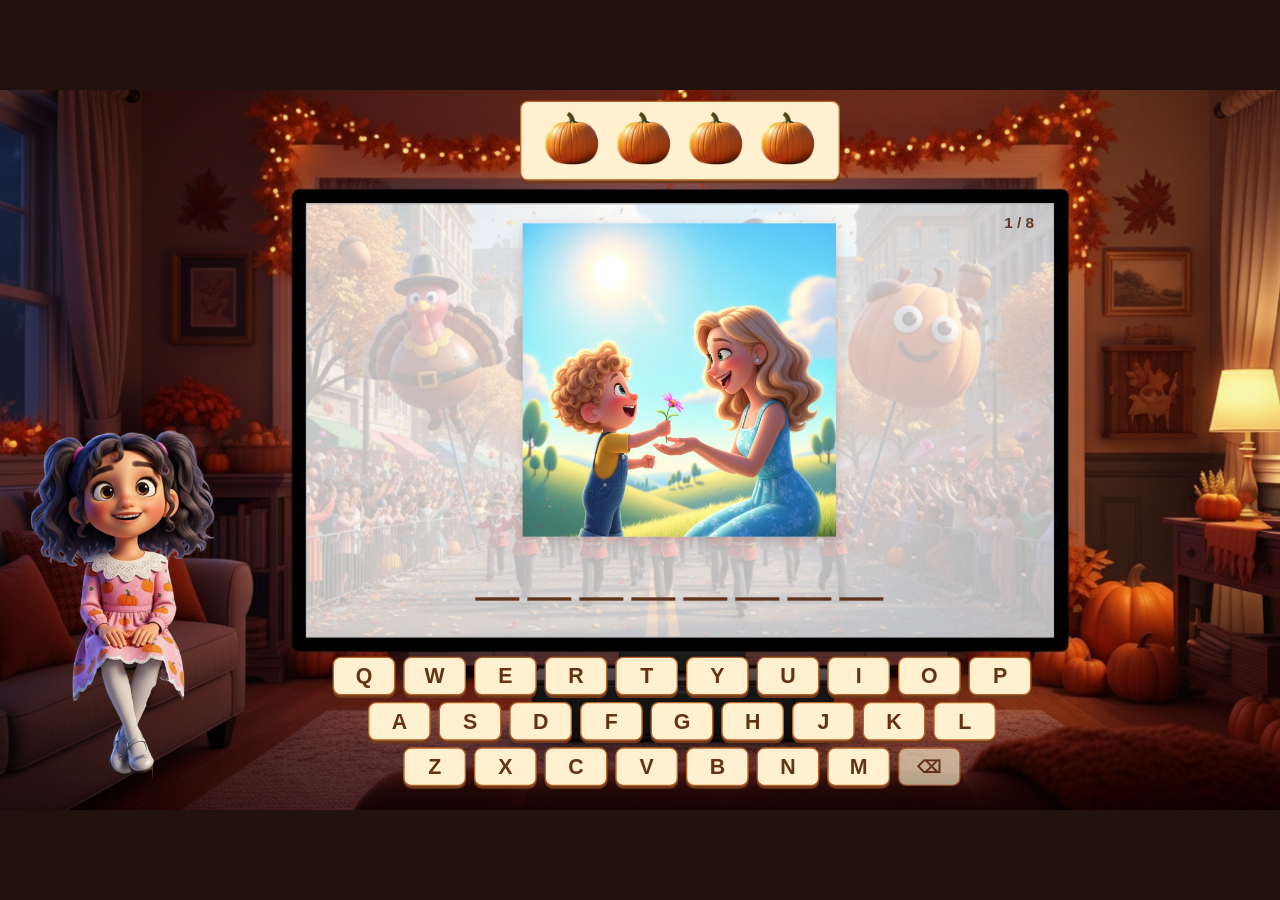
<file: index.html>
<!doctype html>
<html lang="en"><head><meta charset="utf-8"><meta name="viewport" content="width=device-width,initial-scale=1"><title>Thanksgiving Picture Guess</title><link rel="stylesheet" href="src/style.css?v=startup1"></head><body><main id="stage" aria-busy="true" aria-label="Thanksgiving picture guessing game"><div id="lives" class="feedback-panel" role="img" aria-label="4 lives remaining"></div><section id="activity" aria-label="Guess the picture"><div id="progress"></div><img id="picture" alt="Thanksgiving vocabulary picture" draggable="false"><div id="letters" aria-label="Letters to guess"></div><div id="message" class="feedback-panel" role="status" aria-live="polite"></div><div id="results" hidden role="status"><div id="results-title"></div><div id="correct-total"></div><div id="incorrect-total"></div></div><button id="restart" hidden>Play again</button></section><div id="keyboard" aria-label="English letter keyboard"></div><p id="load-error" hidden>Pictures could not load. Please reload the game.</p></main><script type="module" src="src/game.js?v=startup1"></script></body></html>
</file>
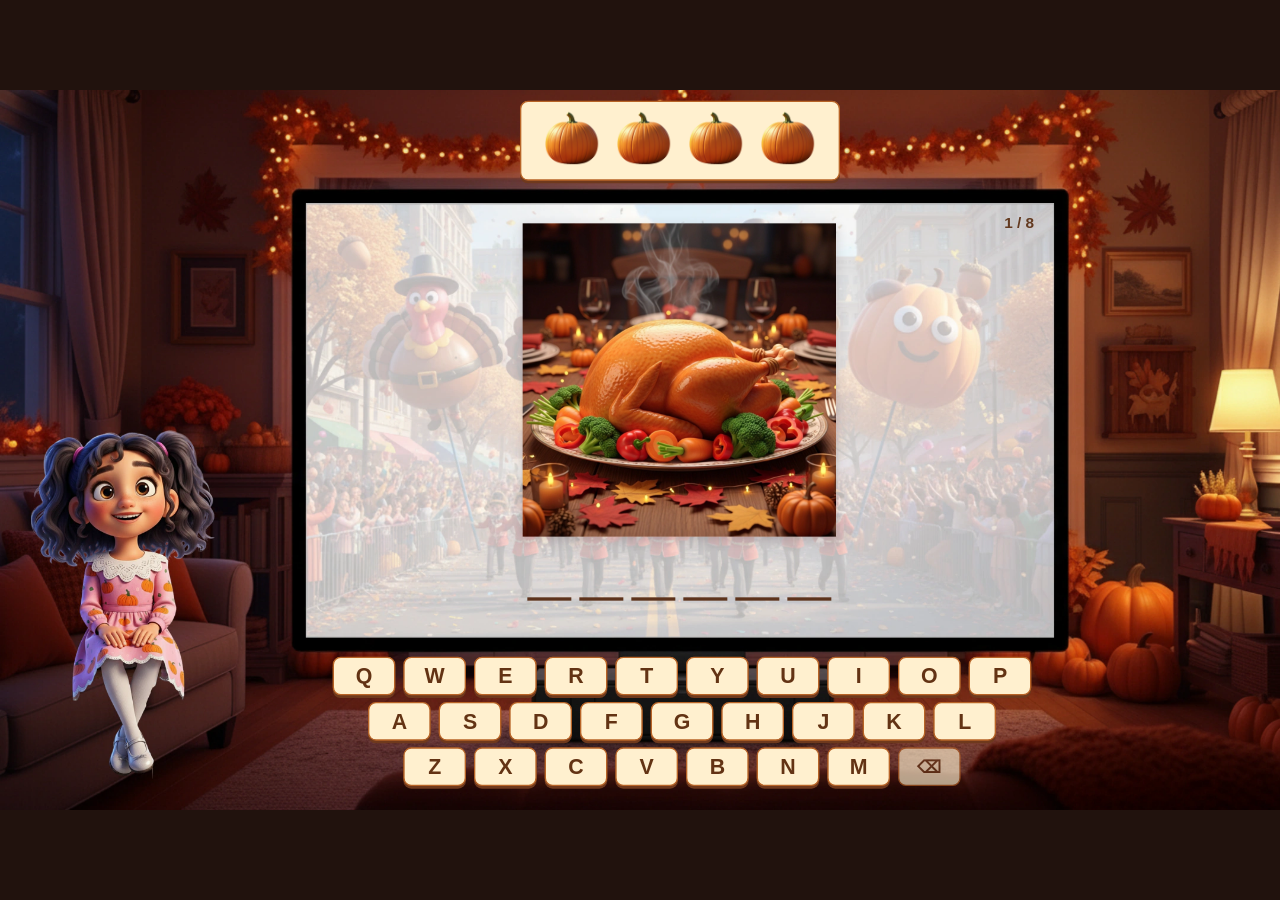
<file: docs/index.html>
<!doctype html><html lang="en"><head><meta charset="utf-8"><meta name="viewport" content="width=device-width,initial-scale=1"><title>Thanksgiving Picture Guess</title><link rel="preload" as="image" fetchpriority="high" href="assets/background.0223f3566e07.webp"><style>*{box-sizing:border-box}html,body{margin:0;width:100%;height:100%;overflow:hidden;background:#21120d;font-family:Arial,Helvetica,sans-serif}body{display:grid;place-items:center}#stage{position:absolute;left:50%;top:50%;width:1920px;height:1080px;flex-shrink:0;background:url(assets/background.0223f3566e07.webp) center/100% 100% no-repeat;transform-origin:center;overflow:hidden}#activity{position:absolute;left:466px;top:176px;width:1105px;height:638px;display:flex;align-items:center;flex-direction:column}#progress{position:absolute;right:20px;top:10px;font-size:23px;font-weight:700;color:#633a20}#picture{position:absolute;top:24px;width:470px;height:470px;object-fit:contain;box-shadow:0 5px 16px #3a1c2630}#letters{position:absolute;top:514px;left:20px;right:20px;display:flex;justify-content:center;gap:28px}.letter.accepted{color:#38652c}.letter.revealed{color:#ac2824}.word{display:flex;gap:12px}.letter{display:inline-flex;align-items:center;justify-content:center;width:66px;height:76px;border-bottom:5px solid #5d331c;color:#4e2815;font-size:57px;font-weight:800;text-shadow:0 1px #fff}#message{position:absolute;top:604px;width:100%;text-align:center;font-size:25px;font-weight:700;color:#4b2816}#keyboard{position:absolute;left:478px;top:850px;width:1090px;display:flex;flex-direction:column;align-items:center;gap:10px}.key-row{display:flex;gap:12px}button{font:700 32px Arial;color:#633314;border:2px solid #b86427;background:#fff0cf;box-shadow:0 4px #6f391d;cursor:pointer;touch-action:manipulation}.key{width:94px;height:58px;border-radius:12px}.key:hover:enabled{background:#ffcf7b}.key:active:enabled{transform:translateY(3px);box-shadow:0 1px #6f391d}button:focus-visible{outline:5px solid #3c75aa;outline-offset:4px}.key:disabled{cursor:default;box-shadow:none}.key.correct{background:#547840;color:#fff;border-color:#38552b}.key.incorrect{background:#92513e;color:#fff;border-color:#743e30;text-decoration:line-through}.key:disabled:not(.correct):not(.incorrect){opacity:.65}#lives{position:absolute;left:780px;top:16px;width:480px;height:120px;display:flex;align-items:center;justify-content:center;gap:16px;padding:12px 24px;background:#fff0cf;border:2px solid #b86427;border-radius:12px;box-shadow:0 4px #6f391d}.feedback-panel{font-size:25px;font-weight:700;color:#4b2816;text-align:center}.life-icon{width:92px;height:92px;object-fit:contain;flex-shrink:0}.action-key{font-size:26px}#results{position:absolute;top:200px;text-align:center;color:#4b2816;font-size:38px;font-weight:700;line-height:1.45}#results-title{font-size:50px;margin-bottom:16px}#restart{position:absolute;top:430px;padding:18px 35px;border-radius:16px}#activity.victory #picture,#activity.victory #letters{display:none}#activity.victory #message{top:230px;font-size:50px}#load-error{position:absolute;top:200px;left:550px;background:#fff0cf;padding:25px;color:#633314;font-size:28px}[hidden]{display:none!important}@media(prefers-reduced-motion:reduce){*{transition:none!important}}#stage:not([data-fitted]){visibility:hidden}#stage[aria-busy=true] #activity,#stage[aria-busy=true] #keyboard,#stage[aria-busy=true] #lives{visibility:hidden}body{background-image:url([data-uri]);background-position:center;background-size:contain;background-repeat:no-repeat}</style></head><body><main id="stage" aria-busy="true" aria-label="Thanksgiving picture guessing game"><div id="lives" class="feedback-panel" role="img" aria-label="4 lives remaining"></div><section id="activity" aria-label="Guess the picture"><div id="progress"></div><img id="picture" alt="Thanksgiving vocabulary picture" draggable="false"><div id="letters" aria-label="Letters to guess"></div><div id="message" class="feedback-panel" role="status" aria-live="polite"></div><div id="results" hidden role="status"><div id="results-title"></div><div id="correct-total"></div><div id="incorrect-total"></div></div><button id="restart" hidden>Play again</button></section><div id="keyboard" aria-label="English letter keyboard"></div><p id="load-error" hidden>Pictures could not load. Please reload the game.</p></main><script type="module" src="assets/game.1efdd3ae55d3.js"></script></body></html>
</file>
<file: src/style.css>
*{box-sizing:border-box}html,body{margin:0;width:100%;height:100%;overflow:hidden;background:#21120d;font-family:Arial,Helvetica,sans-serif}body{display:grid;place-items:center}#stage{position:absolute;left:50%;top:50%;width:1920px;height:1080px;flex-shrink:0;background:url('../1920х1080.png?v=5fbabca978ce') center/100% 100% no-repeat;transform-origin:center;overflow:hidden}#activity{position:absolute;left:466px;top:176px;width:1105px;height:638px;display:flex;align-items:center;flex-direction:column}#progress{position:absolute;right:20px;top:10px;font-size:23px;font-weight:bold;color:#633a20}#picture{position:absolute;top:24px;width:470px;height:470px;object-fit:contain;box-shadow:0 5px 16px #3a1c2630}#letters{position:absolute;top:514px;left:20px;right:20px;display:flex;justify-content:center;gap:28px}.letter.accepted{color:#38652c}.letter.revealed{color:#ac2824}.word{display:flex;gap:12px}.letter{display:inline-flex;align-items:center;justify-content:center;width:66px;height:76px;border-bottom:5px solid #5d331c;color:#4e2815;font-size:57px;font-weight:800;text-shadow:0 1px #fff}#message{position:absolute;top:604px;width:100%;text-align:center;font-size:25px;font-weight:bold;color:#4b2816}#keyboard{position:absolute;left:478px;top:850px;width:1090px;display:flex;flex-direction:column;align-items:center;gap:10px}.key-row{display:flex;gap:12px}button{font:700 32px Arial;color:#633314;border:2px solid #b86427;background:#fff0cf;box-shadow:0 4px 0 #6f391d;cursor:pointer;touch-action:manipulation} .key{width:94px;height:58px;border-radius:12px}.key:hover:enabled{background:#ffcf7b}.key:active:enabled{transform:translateY(3px);box-shadow:0 1px 0 #6f391d}button:focus-visible{outline:5px solid #3c75aa;outline-offset:4px}.key:disabled{cursor:default;box-shadow:none}.key.correct{background:#547840;color:#fff;border-color:#38552b}.key.incorrect{background:#92513e;color:#fff;border-color:#743e30;text-decoration:line-through}.key:disabled:not(.correct):not(.incorrect){opacity:.65}#lives{position:absolute;left:780px;top:16px;width:480px;height:120px;display:flex;align-items:center;justify-content:center;gap:16px;padding:12px 24px;background:#fff0cf;border:2px solid #b86427;border-radius:12px;box-shadow:0 4px 0 #6f391d}.feedback-panel{font-size:25px;font-weight:bold;color:#4b2816;text-align:center}.life-icon{width:92px;height:92px;object-fit:contain;flex-shrink:0}.action-key{font-size:26px}#results{position:absolute;top:200px;text-align:center;color:#4b2816;font-size:38px;font-weight:bold;line-height:1.45}#results-title{font-size:50px;margin-bottom:16px}
#restart{position:absolute;top:430px;padding:18px 35px;border-radius:16px}#activity.victory #picture,#activity.victory #letters{display:none}#activity.victory #message{top:230px;font-size:50px}#load-error{position:absolute;top:200px;left:550px;background:#fff0cf;padding:25px;color:#633314;font-size:28px}[hidden]{display:none!important}@media(prefers-reduced-motion:reduce){*{transition:none!important}}

#stage:not([data-fitted]){visibility:hidden}#stage[aria-busy=true] #activity,#stage[aria-busy=true] #keyboard,#stage[aria-busy=true] #lives{visibility:hidden}
</file>
